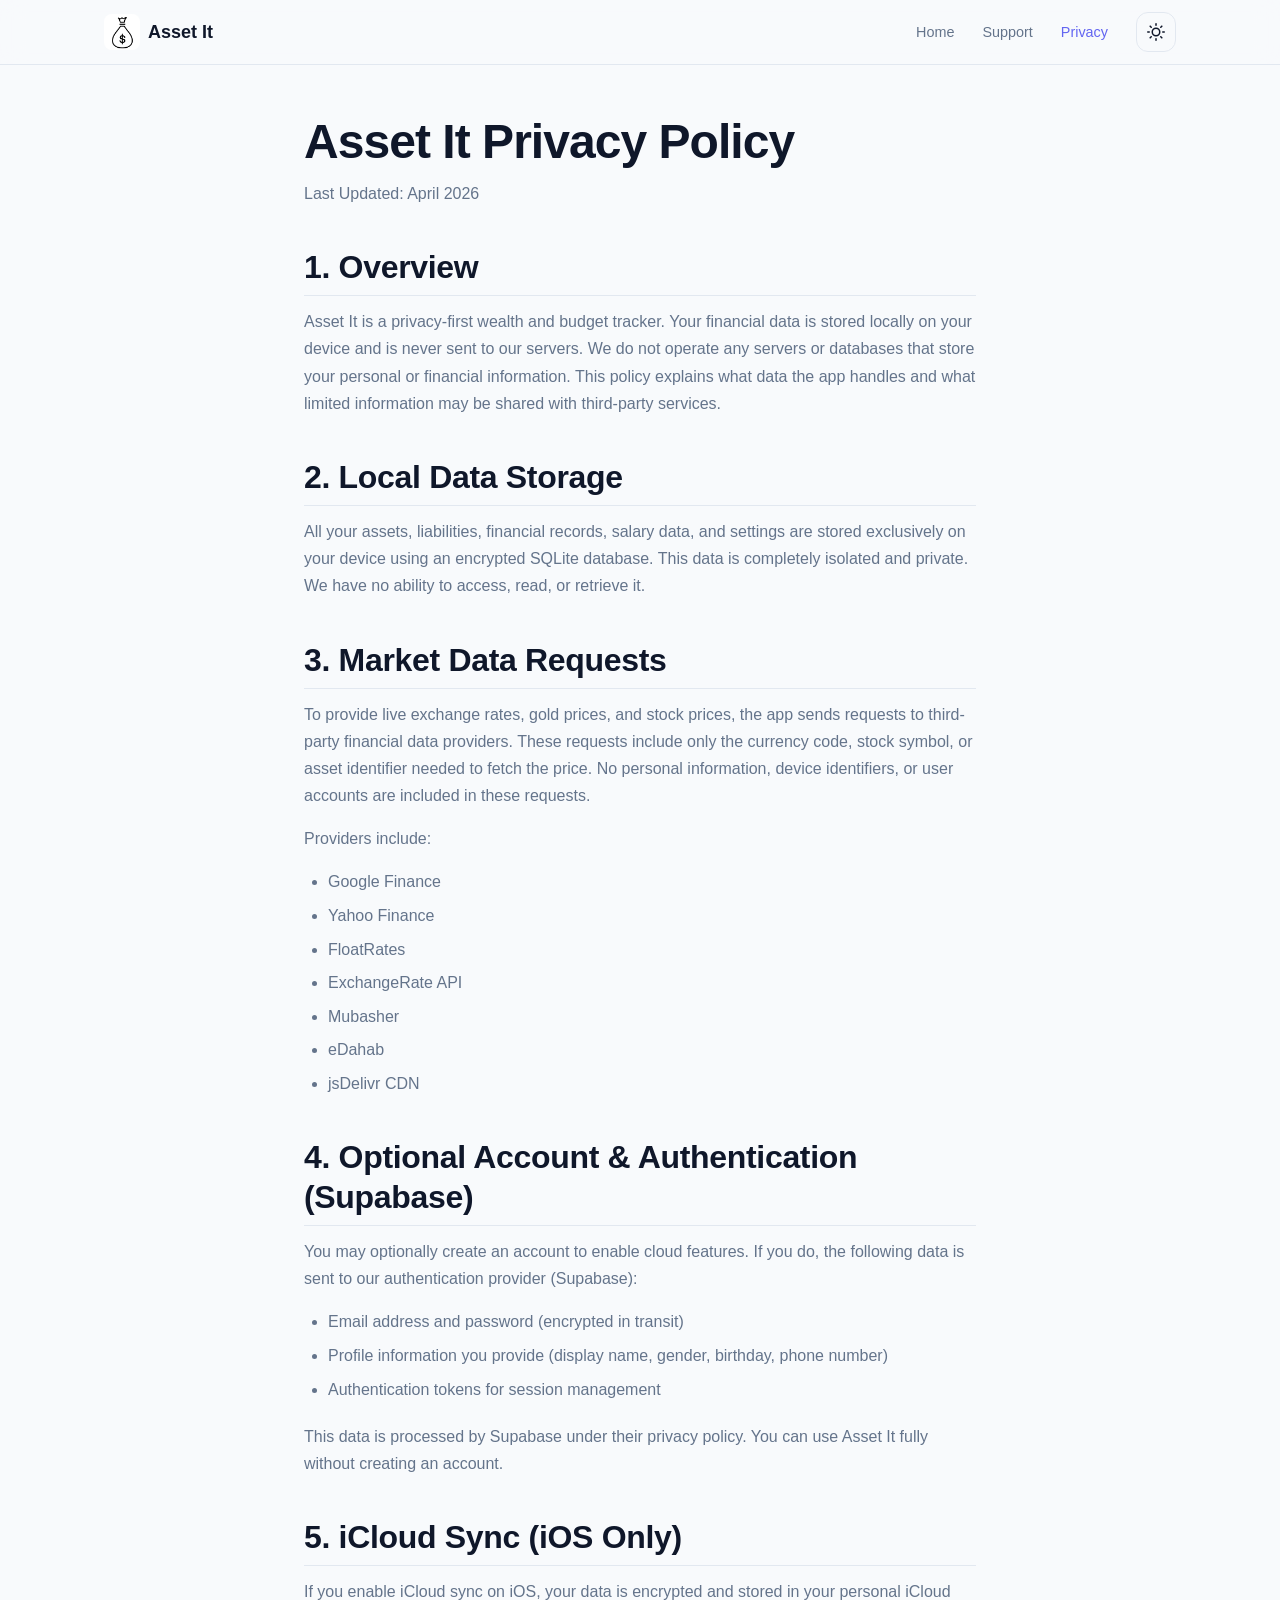
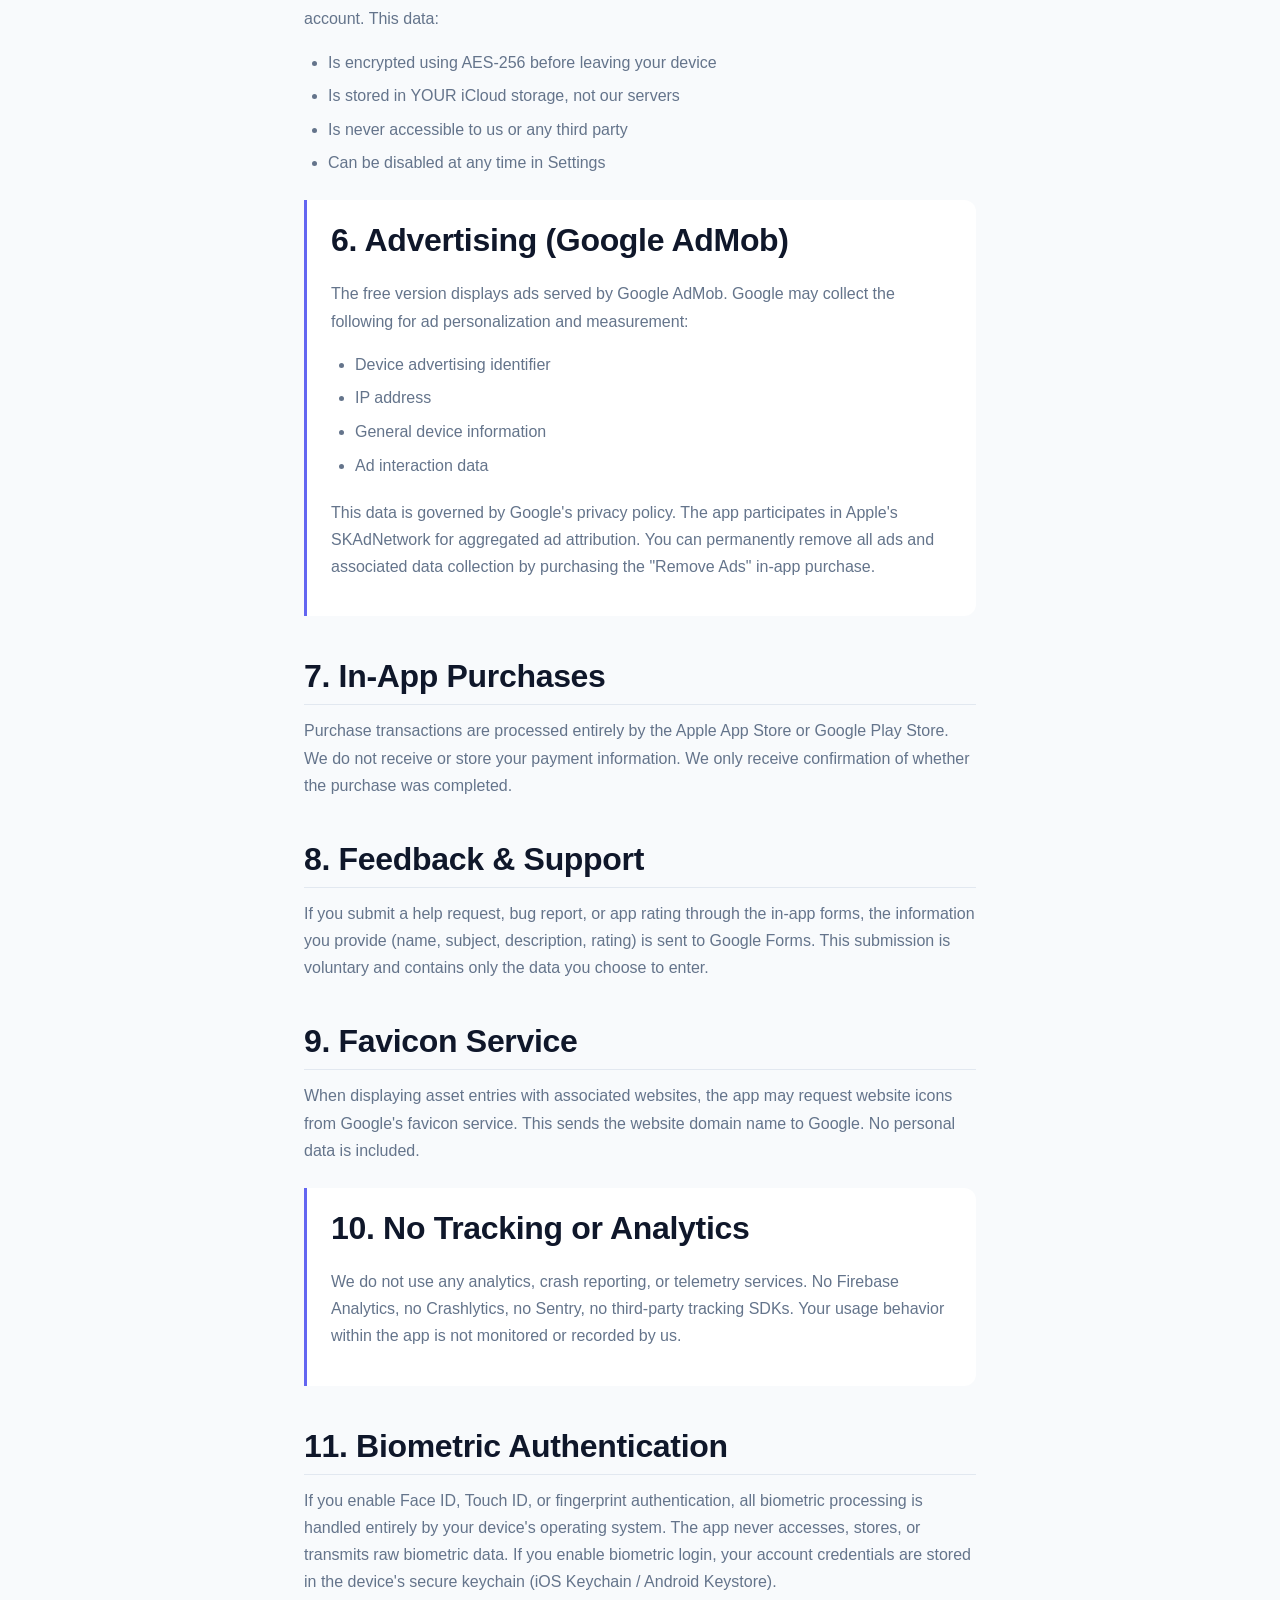
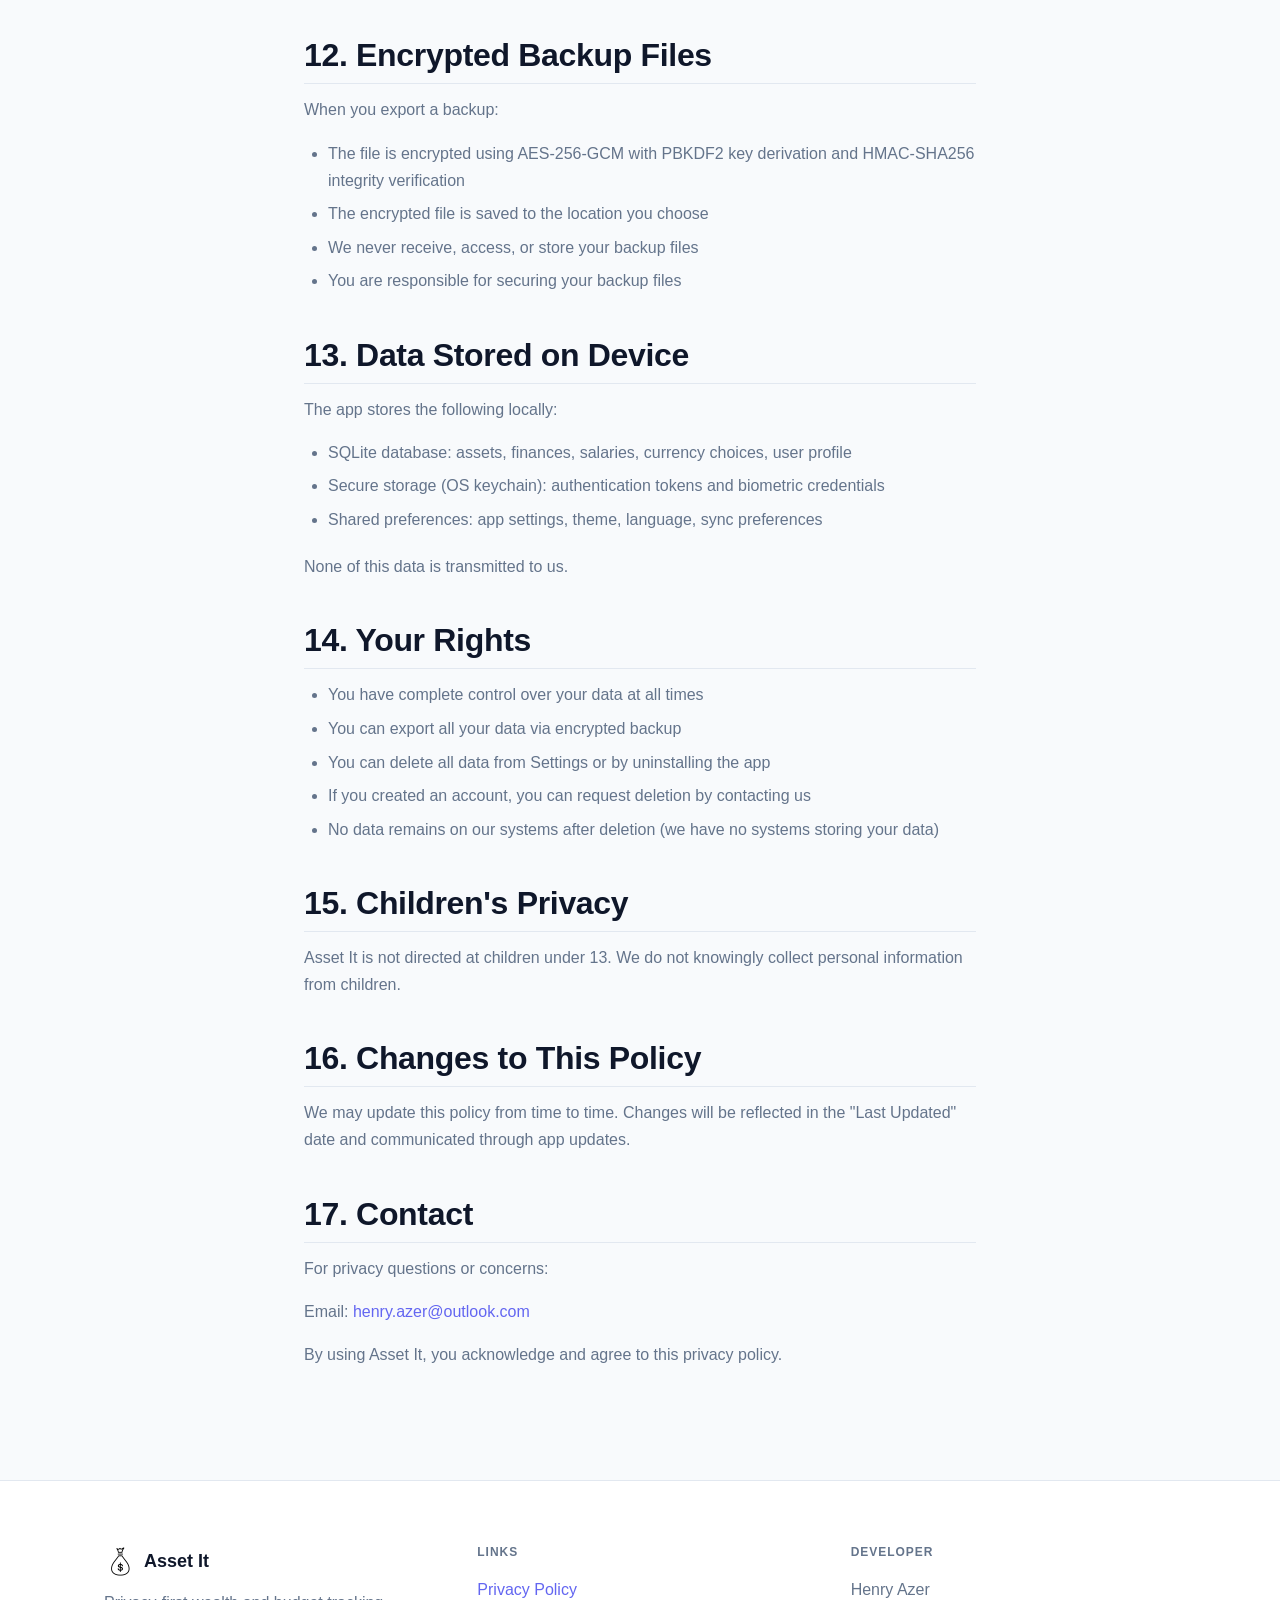
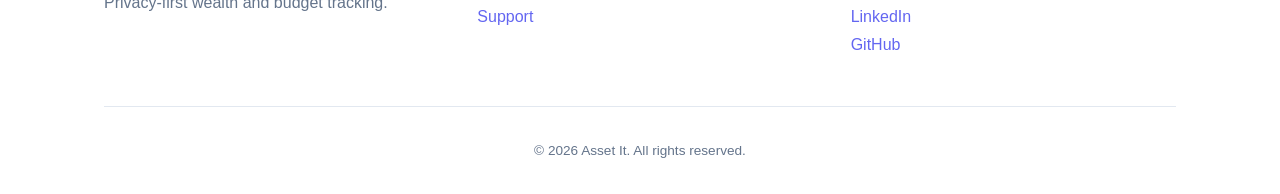
<file: privacy-policy.html>
<!DOCTYPE html>
<html lang="en">
<head>
  <meta charset="UTF-8">
  <meta name="viewport" content="width=device-width, initial-scale=1.0">
  <title>Privacy Policy — Asset It | Private Wealth Tracker</title>
  <link rel="icon" href="assets/favicon.ico" type="image/x-icon">
  <link rel="apple-touch-icon" href="assets/apple-touch-icon.png">
  <link rel="stylesheet" href="css/styles.css">
</head>
<body>

<!-- Nav Bar -->
<nav class="nav">
  <div class="nav__inner">
    <a href="index.html" class="nav__brand">
      <img src="assets/logo-light.png" alt="Asset It" data-logo>
      <span>Asset It</span>
    </a>
    <ul class="nav__links">
      <li><a href="index.html">Home</a></li>
      <li><a href="support.html">Support</a></li>
      <li><a href="privacy-policy.html" style="color: var(--primary);">Privacy</a></li>
      <li>
        <button class="theme-toggle" onclick="toggleTheme()" aria-label="Toggle theme">
          <svg class="icon-sun" xmlns="http://www.w3.org/2000/svg" width="18" height="18" viewBox="0 0 24 24" fill="none" stroke="currentColor" stroke-width="2" stroke-linecap="round" stroke-linejoin="round"><circle cx="12" cy="12" r="5"/><line x1="12" y1="1" x2="12" y2="3"/><line x1="12" y1="21" x2="12" y2="23"/><line x1="4.22" y1="4.22" x2="5.64" y2="5.64"/><line x1="18.36" y1="18.36" x2="19.78" y2="19.78"/><line x1="1" y1="12" x2="3" y2="12"/><line x1="21" y1="12" x2="23" y2="12"/><line x1="4.22" y1="19.78" x2="5.64" y2="18.36"/><line x1="18.36" y1="5.64" x2="19.78" y2="4.22"/></svg>
          <svg class="icon-moon" xmlns="http://www.w3.org/2000/svg" width="18" height="18" viewBox="0 0 24 24" fill="none" stroke="currentColor" stroke-width="2" stroke-linecap="round" stroke-linejoin="round"><path d="M21 12.79A9 9 0 1 1 11.21 3 7 7 0 0 0 21 12.79z"/></svg>
        </button>
      </li>
    </ul>
    <button class="nav__toggle" onclick="toggleMobileNav()" aria-label="Menu">
      <svg xmlns="http://www.w3.org/2000/svg" width="24" height="24" viewBox="0 0 24 24" fill="none" stroke="currentColor" stroke-width="2"><line x1="3" y1="12" x2="21" y2="12"/><line x1="3" y1="6" x2="21" y2="6"/><line x1="3" y1="18" x2="21" y2="18"/></svg>
    </button>
  </div>
</nav>
<div class="nav__mobile-menu">
  <a href="index.html" onclick="closeMobileNav()">Home</a>
  <a href="support.html" onclick="closeMobileNav()">Support</a>
  <a href="privacy-policy.html" onclick="closeMobileNav()">Privacy</a>
</div>

<!-- Main Content -->
<main>
  <section class="section" style="padding-top: 7rem;">
    <div class="container--narrow policy-content">

      <h1 style="margin-bottom: 0.5rem;">Asset It Privacy Policy</h1>
      <p style="color: var(--text-secondary); margin-bottom: 2.5rem;">Last Updated: April 2026</p>

      <!-- Section 1 -->
      <h2>1. Overview</h2>
      <p>Asset It is a privacy-first wealth and budget tracker. Your financial data is stored locally on your device and is never sent to our servers. We do not operate any servers or databases that store your personal or financial information. This policy explains what data the app handles and what limited information may be shared with third-party services.</p>

      <!-- Section 2 -->
      <h2>2. Local Data Storage</h2>
      <p>All your assets, liabilities, financial records, salary data, and settings are stored exclusively on your device using an encrypted SQLite database. This data is completely isolated and private. We have no ability to access, read, or retrieve it.</p>

      <!-- Section 3 -->
      <h2>3. Market Data Requests</h2>
      <p>To provide live exchange rates, gold prices, and stock prices, the app sends requests to third-party financial data providers. These requests include only the currency code, stock symbol, or asset identifier needed to fetch the price. No personal information, device identifiers, or user accounts are included in these requests.</p>
      <p>Providers include:</p>
      <ul>
        <li>Google Finance</li>
        <li>Yahoo Finance</li>
        <li>FloatRates</li>
        <li>ExchangeRate API</li>
        <li>Mubasher</li>
        <li>eDahab</li>
        <li>jsDelivr CDN</li>
      </ul>

      <!-- Section 4 -->
      <h2>4. Optional Account &amp; Authentication (Supabase)</h2>
      <p>You may optionally create an account to enable cloud features. If you do, the following data is sent to our authentication provider (Supabase):</p>
      <ul>
        <li>Email address and password (encrypted in transit)</li>
        <li>Profile information you provide (display name, gender, birthday, phone number)</li>
        <li>Authentication tokens for session management</li>
      </ul>
      <p>This data is processed by Supabase under their privacy policy. You can use Asset It fully without creating an account.</p>

      <!-- Section 5 -->
      <h2>5. iCloud Sync (iOS Only)</h2>
      <p>If you enable iCloud sync on iOS, your data is encrypted and stored in your personal iCloud account. This data:</p>
      <ul>
        <li>Is encrypted using AES-256 before leaving your device</li>
        <li>Is stored in YOUR iCloud storage, not our servers</li>
        <li>Is never accessible to us or any third party</li>
        <li>Can be disabled at any time in Settings</li>
      </ul>

      <!-- Section 6 -->
      <div class="callout">
        <h2>6. Advertising (Google AdMob)</h2>
        <p>The free version displays ads served by Google AdMob. Google may collect the following for ad personalization and measurement:</p>
        <ul>
          <li>Device advertising identifier</li>
          <li>IP address</li>
          <li>General device information</li>
          <li>Ad interaction data</li>
        </ul>
        <p>This data is governed by Google's privacy policy. The app participates in Apple's SKAdNetwork for aggregated ad attribution. You can permanently remove all ads and associated data collection by purchasing the "Remove Ads" in-app purchase.</p>
      </div>

      <!-- Section 7 -->
      <h2>7. In-App Purchases</h2>
      <p>Purchase transactions are processed entirely by the Apple App Store or Google Play Store. We do not receive or store your payment information. We only receive confirmation of whether the purchase was completed.</p>

      <!-- Section 8 -->
      <h2>8. Feedback &amp; Support</h2>
      <p>If you submit a help request, bug report, or app rating through the in-app forms, the information you provide (name, subject, description, rating) is sent to Google Forms. This submission is voluntary and contains only the data you choose to enter.</p>

      <!-- Section 9 -->
      <h2>9. Favicon Service</h2>
      <p>When displaying asset entries with associated websites, the app may request website icons from Google's favicon service. This sends the website domain name to Google. No personal data is included.</p>

      <!-- Section 10 -->
      <div class="callout">
        <h2>10. No Tracking or Analytics</h2>
        <p>We do not use any analytics, crash reporting, or telemetry services. No Firebase Analytics, no Crashlytics, no Sentry, no third-party tracking SDKs. Your usage behavior within the app is not monitored or recorded by us.</p>
      </div>

      <!-- Section 11 -->
      <h2>11. Biometric Authentication</h2>
      <p>If you enable Face ID, Touch ID, or fingerprint authentication, all biometric processing is handled entirely by your device's operating system. The app never accesses, stores, or transmits raw biometric data. If you enable biometric login, your account credentials are stored in the device's secure keychain (iOS Keychain / Android Keystore).</p>

      <!-- Section 12 -->
      <h2>12. Encrypted Backup Files</h2>
      <p>When you export a backup:</p>
      <ul>
        <li>The file is encrypted using AES-256-GCM with PBKDF2 key derivation and HMAC-SHA256 integrity verification</li>
        <li>The encrypted file is saved to the location you choose</li>
        <li>We never receive, access, or store your backup files</li>
        <li>You are responsible for securing your backup files</li>
      </ul>

      <!-- Section 13 -->
      <h2>13. Data Stored on Device</h2>
      <p>The app stores the following locally:</p>
      <ul>
        <li>SQLite database: assets, finances, salaries, currency choices, user profile</li>
        <li>Secure storage (OS keychain): authentication tokens and biometric credentials</li>
        <li>Shared preferences: app settings, theme, language, sync preferences</li>
      </ul>
      <p>None of this data is transmitted to us.</p>

      <!-- Section 14 -->
      <h2>14. Your Rights</h2>
      <ul>
        <li>You have complete control over your data at all times</li>
        <li>You can export all your data via encrypted backup</li>
        <li>You can delete all data from Settings or by uninstalling the app</li>
        <li>If you created an account, you can request deletion by contacting us</li>
        <li>No data remains on our systems after deletion (we have no systems storing your data)</li>
      </ul>

      <!-- Section 15 -->
      <h2>15. Children's Privacy</h2>
      <p>Asset It is not directed at children under 13. We do not knowingly collect personal information from children.</p>

      <!-- Section 16 -->
      <h2>16. Changes to This Policy</h2>
      <p>We may update this policy from time to time. Changes will be reflected in the "Last Updated" date and communicated through app updates.</p>

      <!-- Section 17 -->
      <h2>17. Contact</h2>
      <p>For privacy questions or concerns:</p>
      <p>Email: <a href="mailto:henry.azer@outlook.com">henry.azer@outlook.com</a></p>

      <p>By using Asset It, you acknowledge and agree to this privacy policy.</p>

    </div>
  </section>
</main>

<!-- Footer -->
<footer class="footer">
  <div class="container">
    <div class="footer__grid">
      <div class="footer__col">
        <a href="index.html" class="footer__brand">
          <img src="assets/logo-light.png" alt="Asset It" data-logo>
          <span>Asset It</span>
        </a>
        <p>Privacy-first wealth and budget tracking.</p>
      </div>
      <div class="footer__col">
        <h4>Links</h4>
        <ul>
          <li><a href="privacy-policy.html">Privacy Policy</a></li>
          <li><a href="support.html">Support</a></li>
        </ul>
      </div>
      <div class="footer__col">
        <h4>Developer</h4>
        <p>Henry Azer</p>
        <ul>
          <li><a href="https://linkedin.com/in/henry-azer" target="_blank" rel="noopener">LinkedIn</a></li>
          <li><a href="https://github.com/henry-azer" target="_blank" rel="noopener">GitHub</a></li>
        </ul>
      </div>
    </div>
    <div class="footer__bottom">
      <p>&copy; 2026 Asset It. All rights reserved.</p>
    </div>
  </div>
</footer>

<script src="js/main.js"></script>
</body>
</html>
</file>
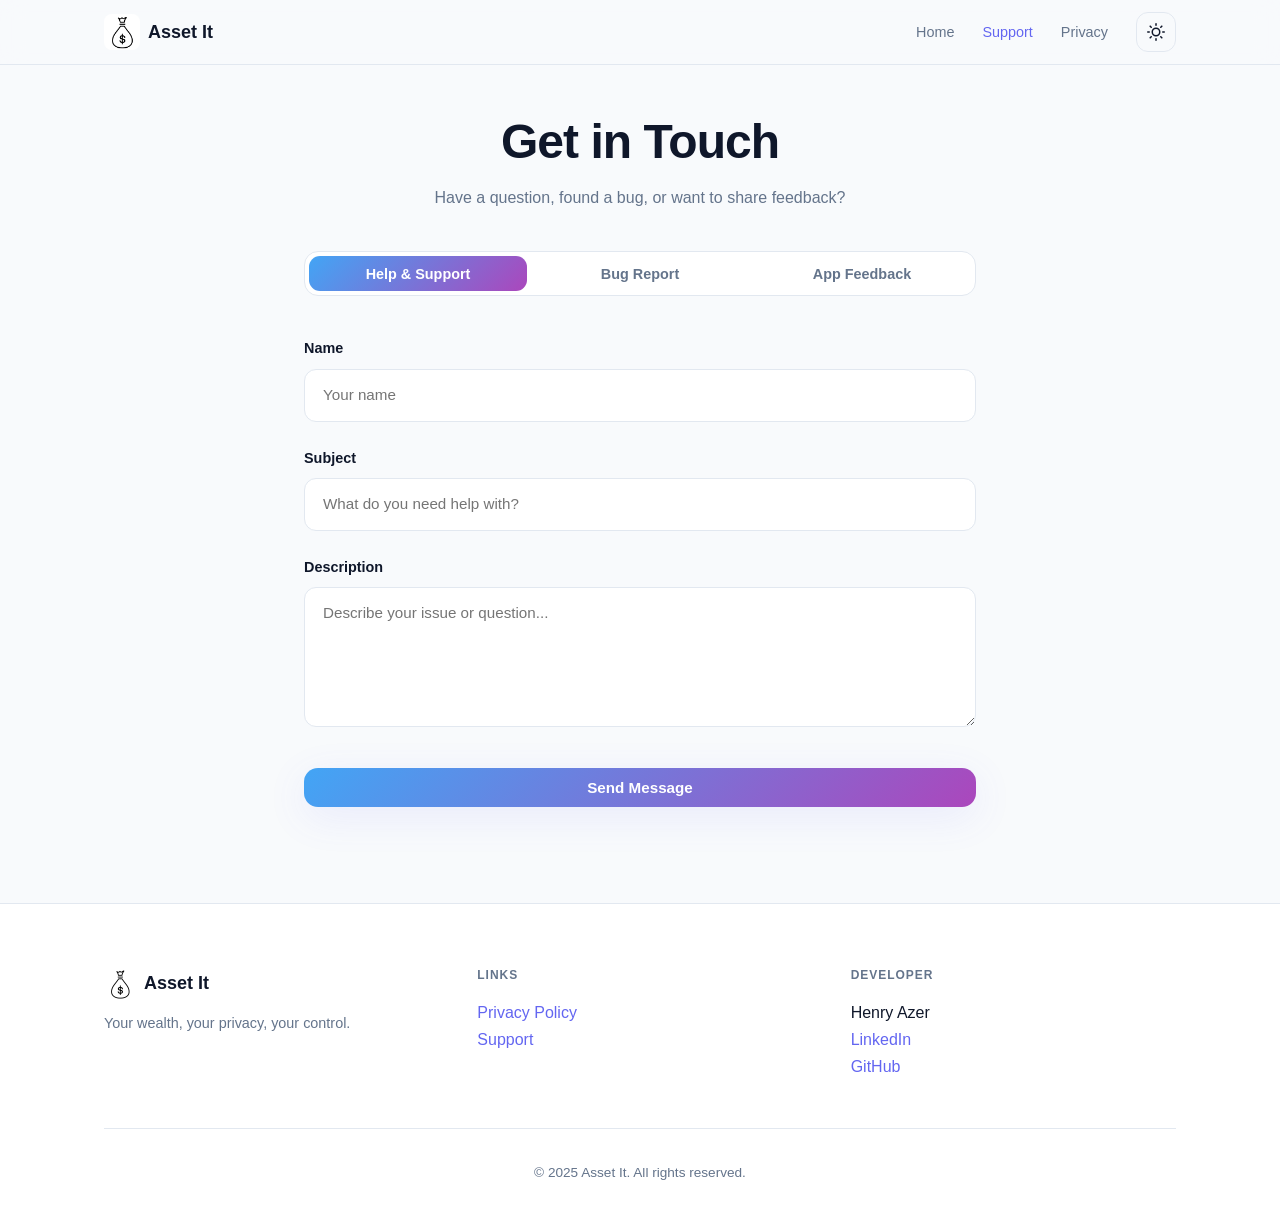
<file: support.html>
<!DOCTYPE html>
<html lang="en">
<head>
  <meta charset="UTF-8">
  <meta name="viewport" content="width=device-width, initial-scale=1.0">
  <title>Support — Asset It | Private Wealth Tracker</title>
  <link rel="icon" href="assets/favicon.ico" type="image/x-icon">
  <link rel="apple-touch-icon" href="assets/apple-touch-icon.png">
  <link rel="stylesheet" href="css/styles.css">
</head>
<body>

<!-- Nav Bar -->
<nav class="nav">
  <div class="nav__inner">
    <a href="index.html" class="nav__brand">
      <img src="assets/logo-light.png" alt="Asset It" data-logo>
      <span>Asset It</span>
    </a>
    <ul class="nav__links">
      <li><a href="index.html">Home</a></li>
      <li><a href="support.html" style="color: var(--primary);">Support</a></li>
      <li><a href="privacy-policy.html">Privacy</a></li>
      <li>
        <button class="theme-toggle" onclick="toggleTheme()" aria-label="Toggle theme">
          <svg class="icon-sun" xmlns="http://www.w3.org/2000/svg" width="18" height="18" viewBox="0 0 24 24" fill="none" stroke="currentColor" stroke-width="2" stroke-linecap="round" stroke-linejoin="round"><circle cx="12" cy="12" r="5"/><line x1="12" y1="1" x2="12" y2="3"/><line x1="12" y1="21" x2="12" y2="23"/><line x1="4.22" y1="4.22" x2="5.64" y2="5.64"/><line x1="18.36" y1="18.36" x2="19.78" y2="19.78"/><line x1="1" y1="12" x2="3" y2="12"/><line x1="21" y1="12" x2="23" y2="12"/><line x1="4.22" y1="19.78" x2="5.64" y2="18.36"/><line x1="18.36" y1="5.64" x2="19.78" y2="4.22"/></svg>
          <svg class="icon-moon" xmlns="http://www.w3.org/2000/svg" width="18" height="18" viewBox="0 0 24 24" fill="none" stroke="currentColor" stroke-width="2" stroke-linecap="round" stroke-linejoin="round"><path d="M21 12.79A9 9 0 1 1 11.21 3 7 7 0 0 0 21 12.79z"/></svg>
        </button>
      </li>
    </ul>
    <button class="nav__toggle" onclick="toggleMobileNav()" aria-label="Menu">
      <svg xmlns="http://www.w3.org/2000/svg" width="24" height="24" viewBox="0 0 24 24" fill="none" stroke="currentColor" stroke-width="2"><line x1="3" y1="12" x2="21" y2="12"/><line x1="3" y1="6" x2="21" y2="6"/><line x1="3" y1="18" x2="21" y2="18"/></svg>
    </button>
  </div>
</nav>
<div class="nav__mobile-menu">
  <a href="index.html" onclick="closeMobileNav()">Home</a>
  <a href="support.html" onclick="closeMobileNav()">Support</a>
  <a href="privacy-policy.html" onclick="closeMobileNav()">Privacy</a>
</div>

<!-- Main Content -->
<main>
  <section class="section" style="padding-top: 7rem;">
    <div class="container--narrow">
      <div class="support-header">
        <h1>Get in Touch</h1>
        <p>Have a question, found a bug, or want to share feedback?</p>
      </div>

      <!-- Type Selector Pills -->
      <div class="pills">
        <button class="pill active" data-type="help">Help &amp; Support</button>
        <button class="pill" data-type="bug">Bug Report</button>
        <button class="pill" data-type="feedback">App Feedback</button>
      </div>

      <!-- Support Form -->
      <form class="support-form" id="support-form">

        <!-- Help Section (visible by default) -->
        <div class="form-section" data-section="help">
          <div class="form-group">
            <label for="help-name">Name</label>
            <input type="text" id="help-name" data-field="name" placeholder="Your name" required>
            <p class="error-msg">Please enter your name</p>
          </div>
          <div class="form-group">
            <label for="help-subject">Subject</label>
            <input type="text" id="help-subject" data-field="subject" placeholder="What do you need help with?" required>
            <p class="error-msg">Please enter a subject</p>
          </div>
          <div class="form-group">
            <label for="help-desc">Description</label>
            <textarea id="help-desc" data-field="description" placeholder="Describe your issue or question..." required></textarea>
            <p class="error-msg">Please enter a description</p>
          </div>
        </div>

        <!-- Bug Section (hidden) -->
        <div class="form-section" data-section="bug" style="display: none;">
          <div class="form-group">
            <label for="bug-name">Name</label>
            <input type="text" id="bug-name" data-field="name" placeholder="Your name" required>
            <p class="error-msg">Please enter your name</p>
          </div>
          <div class="form-group">
            <label for="bug-subject">Subject</label>
            <input type="text" id="bug-subject" data-field="subject" placeholder="Brief description of the bug" required>
            <p class="error-msg">Please enter a subject</p>
          </div>
          <div class="form-group">
            <label for="bug-desc">Description</label>
            <textarea id="bug-desc" data-field="description" placeholder="Steps to reproduce, expected vs actual behavior..." required></textarea>
            <p class="error-msg">Please enter a description</p>
          </div>
        </div>

        <!-- Feedback Section (hidden) -->
        <div class="form-section" data-section="feedback" style="display: none;">
          <div class="form-group">
            <label for="fb-name">Name</label>
            <input type="text" id="fb-name" data-field="name" placeholder="Your name" required>
            <p class="error-msg">Please enter your name</p>
          </div>
          <div class="form-group">
            <label>Rating</label>
            <div class="star-rating">
              <input type="radio" id="star5" name="rating" value="5"><label for="star5">&#9733;</label>
              <input type="radio" id="star4" name="rating" value="4"><label for="star4">&#9733;</label>
              <input type="radio" id="star3" name="rating" value="3"><label for="star3">&#9733;</label>
              <input type="radio" id="star2" name="rating" value="2"><label for="star2">&#9733;</label>
              <input type="radio" id="star1" name="rating" value="1"><label for="star1">&#9733;</label>
            </div>
            <p class="error-msg">Please select a rating</p>
          </div>
          <div class="form-group">
            <label for="fb-desc">Description</label>
            <textarea id="fb-desc" data-field="description" placeholder="Tell us what you think..." required></textarea>
            <p class="error-msg">Please enter a description</p>
          </div>
        </div>

        <button type="submit" class="btn btn--primary" style="width: 100%; margin-top: 0.5rem;">Send Message</button>
      </form>
    </div>
  </section>
</main>

<!-- Footer -->
<footer class="footer">
  <div class="container">
    <div class="footer__grid">
      <div class="footer__col">
        <a href="index.html" class="footer__brand">
          <img src="assets/logo-light.png" alt="Asset It" data-logo>
          <span>Asset It</span>
        </a>
        <p class="footer__tagline">Your wealth, your privacy, your control.</p>
      </div>
      <div class="footer__col">
        <h4>Links</h4>
        <ul>
          <li><a href="privacy-policy.html">Privacy Policy</a></li>
          <li><a href="support.html">Support</a></li>
        </ul>
      </div>
      <div class="footer__col">
        <h4>Developer</h4>
        <ul>
          <li><span>Henry Azer</span></li>
          <li><a href="https://www.linkedin.com/in/henryazer/" target="_blank" rel="noopener">LinkedIn</a></li>
          <li><a href="https://github.com/henry-azer" target="_blank" rel="noopener">GitHub</a></li>
        </ul>
      </div>
    </div>
    <div class="footer__bottom">
      <p>&copy; 2025 Asset It. All rights reserved.</p>
    </div>
  </div>
</footer>

<script src="js/main.js"></script>
</body>
</html>
</file>
<file: css/styles.css>
/* ============================================================
   Asset-It Design System
   Shared CSS for GitHub Pages site
   ============================================================ */

/* ----------------------------------------------------------
   1. Design Tokens (Light Mode)
   ---------------------------------------------------------- */
:root {
  --primary: #6366F1;
  --secondary: #8B5CF6;
  --bg: #F8FAFC;
  --surface: #FFFFFF;
  --text-primary: #0F172A;
  --text-secondary: #64748B;
  --border: #E2E8F0;
  --gradient-start: #42A5F5;
  --gradient-end: #AB47BC;
  --nav-bg: rgba(248, 250, 252, 0.85);
  --shadow: 0 1px 3px rgba(0, 0, 0, 0.08);
  --shadow-lg: 0 10px 40px rgba(99, 102, 241, 0.1);
}

/* Dark Mode */
[data-theme="dark"] {
  --primary: #818CF8;
  --secondary: #A78BFA;
  --bg: #0F172A;
  --surface: #1E293B;
  --text-primary: #F8FAFC;
  --text-secondary: #94A3B8;
  --border: #334155;
  --nav-bg: rgba(15, 23, 42, 0.85);
  --shadow: 0 1px 3px rgba(0, 0, 0, 0.3);
  --shadow-lg: 0 10px 40px rgba(129, 140, 248, 0.1);
}

/* ----------------------------------------------------------
   2. Reset & Base
   ---------------------------------------------------------- */
*,
*::before,
*::after {
  box-sizing: border-box;
  margin: 0;
  padding: 0;
}

html {
  scroll-behavior: smooth;
  scroll-padding-top: 80px;
}

body {
  font-family: -apple-system, BlinkMacSystemFont, "Segoe UI", Roboto,
    Oxygen-Sans, Ubuntu, Cantarell, "Helvetica Neue", sans-serif;
  font-size: 1rem;
  line-height: 1.7;
  color: var(--text-primary);
  background-color: var(--bg);
  -webkit-font-smoothing: antialiased;
  -moz-osx-font-smoothing: grayscale;
}

img {
  max-width: 100%;
  display: block;
}

ul,
ol {
  list-style: none;
}

a {
  color: var(--primary);
  text-decoration: none;
  transition: color 0.2s ease;
}

a:hover {
  color: var(--secondary);
}

/* ----------------------------------------------------------
   3. Typography
   ---------------------------------------------------------- */
h1,
h2,
h3,
h4,
h5,
h6 {
  color: var(--text-primary);
  line-height: 1.25;
}

h1 {
  font-size: 3rem;
  font-weight: 700;
  letter-spacing: -0.02em;
}

h2 {
  font-size: 2rem;
  font-weight: 700;
  letter-spacing: -0.01em;
}

h3 {
  font-size: 1.15rem;
  font-weight: 600;
}

p {
  color: var(--text-secondary);
}

/* ----------------------------------------------------------
   4. Layout
   ---------------------------------------------------------- */
.container {
  width: 100%;
  max-width: 1120px;
  margin: 0 auto;
  padding: 0 1.5rem;
}

.container--narrow {
  width: 100%;
  max-width: 720px;
  margin: 0 auto;
  padding: 0 1.5rem;
}

.section {
  padding: 6rem 0;
}

.section__header {
  text-align: center;
  max-width: 640px;
  margin: 0 auto 3rem;
}
.section__header p {
  margin-top: 0.75rem;
  font-size: 1.1rem;
}

/* ----------------------------------------------------------
   5. Navigation Bar
   ---------------------------------------------------------- */
.nav {
  position: fixed;
  top: 0;
  left: 0;
  right: 0;
  z-index: 1000;
  background-color: var(--nav-bg);
  backdrop-filter: blur(12px);
  -webkit-backdrop-filter: blur(12px);
  border-bottom: 1px solid var(--border);
  transition: background-color 0.3s ease;
}

.nav__inner {
  display: flex;
  align-items: center;
  justify-content: space-between;
  height: 64px;
  max-width: 1120px;
  margin: 0 auto;
  padding: 0 1.5rem;
}

.nav__brand {
  display: flex;
  align-items: center;
  gap: 0.5rem;
  text-decoration: none;
  color: var(--text-primary);
  font-weight: 700;
  font-size: 1.125rem;
}

.nav__brand img {
  width: 36px;
  height: 36px;
  border-radius: 8px;
}

.nav__links {
  display: flex;
  align-items: center;
  gap: 1.75rem;
}

.nav__links a {
  color: var(--text-secondary);
  font-size: 0.9rem;
  font-weight: 500;
  transition: color 0.2s ease;
}

.nav__links a:hover {
  color: var(--primary);
}

.nav__toggle {
  display: none;
  background: none;
  border: none;
  cursor: pointer;
  padding: 0.5rem;
  color: var(--text-primary);
}

.nav__toggle svg {
  width: 24px;
  height: 24px;
}

/* Theme Toggle */
.theme-toggle {
  display: flex;
  align-items: center;
  justify-content: center;
  width: 40px;
  height: 40px;
  border: 1px solid var(--border);
  border-radius: 12px;
  background: transparent;
  color: var(--text-primary);
  cursor: pointer;
  transition: border-color 0.2s ease, background-color 0.2s ease;
}

.theme-toggle:hover {
  border-color: var(--primary);
  background-color: var(--surface);
}

.theme-toggle .icon-sun {
  display: block;
}

.theme-toggle .icon-moon {
  display: none;
}

[data-theme="dark"] .theme-toggle .icon-sun {
  display: none;
}

[data-theme="dark"] .theme-toggle .icon-moon {
  display: block;
}

/* ----------------------------------------------------------
   6. Mobile Navigation
   ---------------------------------------------------------- */
.nav__mobile-menu {
  position: fixed;
  inset: 0;
  z-index: 999;
  background-color: var(--bg);
  display: flex;
  flex-direction: column;
  align-items: center;
  justify-content: center;
  gap: 2rem;
  opacity: 0;
  visibility: hidden;
  transition: opacity 0.3s ease, visibility 0.3s ease;
}

.nav__mobile-menu.active {
  opacity: 1;
  visibility: visible;
}

.nav__mobile-menu a {
  font-size: 1.5rem;
  font-weight: 600;
  color: var(--text-primary);
}

.nav__mobile-menu a:hover {
  color: var(--primary);
}

body.nav-open {
  overflow: hidden;
}

/* ----------------------------------------------------------
   7. Buttons
   ---------------------------------------------------------- */
.btn {
  display: inline-flex;
  align-items: center;
  justify-content: center;
  gap: 0.5rem;
  padding: 0.75rem 1.75rem;
  border-radius: 14px;
  font-size: 0.95rem;
  font-weight: 600;
  line-height: 1;
  cursor: pointer;
  border: none;
  text-decoration: none;
  transition: transform 0.2s ease, box-shadow 0.2s ease, opacity 0.2s ease;
}

.btn:hover {
  transform: translateY(-1px);
}

.btn:active {
  transform: translateY(0);
}

.btn--primary {
  background: linear-gradient(135deg, var(--gradient-start), var(--gradient-end));
  color: #ffffff;
  box-shadow: var(--shadow-lg);
}

.btn--primary:hover {
  color: #ffffff;
  box-shadow: 0 12px 44px rgba(99, 102, 241, 0.18);
}

.btn--outline {
  background: transparent;
  color: var(--primary);
  border: 2px solid var(--primary);
}

.btn--outline:hover {
  background-color: var(--primary);
  color: #ffffff;
}

/* ----------------------------------------------------------
   8. Cards
   ---------------------------------------------------------- */
.card {
  background-color: var(--surface);
  border: 1px solid var(--border);
  border-radius: 16px;
  padding: 1.75rem;
  box-shadow: var(--shadow);
  transition: transform 0.25s ease, box-shadow 0.25s ease;
}

.card:hover {
  transform: translateY(-4px);
  box-shadow: var(--shadow-lg);
}

/* ----------------------------------------------------------
   9. Callout
   ---------------------------------------------------------- */
.callout {
  background-color: var(--surface);
  border-left: 3px solid var(--primary);
  border-radius: 0 12px 12px 0;
  padding: 1.25rem 1.5rem;
}

/* ----------------------------------------------------------
   10. Footer
   ---------------------------------------------------------- */
.footer {
  background-color: var(--surface);
  border-top: 1px solid var(--border);
  padding: 4rem 0 2rem;
}

.footer__grid {
  display: grid;
  grid-template-columns: repeat(3, 1fr);
  gap: 3rem;
}

.footer__brand {
  display: flex;
  align-items: center;
  gap: 0.5rem;
  font-weight: 700;
  font-size: 1.125rem;
  color: var(--text-primary);
  margin-bottom: 0.75rem;
}

.footer__brand img {
  width: 32px;
  height: 32px;
  border-radius: 8px;
}

.footer__tagline {
  color: var(--text-secondary);
  font-size: 0.9rem;
  line-height: 1.6;
}

.footer h4 {
  font-size: 0.75rem;
  font-weight: 700;
  letter-spacing: 0.08em;
  text-transform: uppercase;
  color: var(--text-secondary);
  margin-bottom: 1rem;
}

.footer__links {
  display: flex;
  flex-direction: column;
  gap: 0.75rem;
}

.footer__links a {
  color: var(--text-secondary);
  font-size: 0.9rem;
  transition: color 0.2s ease;
}

.footer__links a:hover {
  color: var(--primary);
}

.footer__bottom {
  text-align: center;
  padding-top: 2rem;
  margin-top: 3rem;
  border-top: 1px solid var(--border);
  color: var(--text-secondary);
  font-size: 0.85rem;
}

/* ----------------------------------------------------------
   11. Phone Mockup
   ---------------------------------------------------------- */
.phone-frame {
  position: relative;
  width: 260px;
  height: 520px;
  border-radius: 32px;
  border: 4px solid #000000;
  background-color: #000000;
  overflow: hidden;
  box-shadow: 0 20px 60px rgba(0, 0, 0, 0.25);
  flex-shrink: 0;
}

.phone-frame::before {
  content: "";
  position: absolute;
  top: 0;
  left: 50%;
  transform: translateX(-50%);
  width: 100px;
  height: 24px;
  background-color: #000000;
  border-radius: 0 0 16px 16px;
  z-index: 2;
}

.phone-frame img {
  width: 100%;
  height: 100%;
  object-fit: cover;
}

/* ----------------------------------------------------------
   12. Carousel
   ---------------------------------------------------------- */
.carousel {
  overflow: hidden;
  position: relative;
}

.carousel__track {
  display: flex;
  transition: transform 0.5s ease;
}

.carousel__slide {
  flex: 0 0 100%;
  display: flex;
  align-items: center;
  justify-content: center;
}

.carousel__dots {
  display: flex;
  align-items: center;
  justify-content: center;
  gap: 0.5rem;
  margin-top: 1.5rem;
}

.carousel__dot {
  width: 10px;
  height: 10px;
  border-radius: 999px;
  background-color: var(--border);
  border: none;
  cursor: pointer;
  transition: width 0.3s ease, background-color 0.3s ease;
}

.carousel__dot.active {
  width: 24px;
  background-color: var(--primary);
}

/* ----------------------------------------------------------
   13. Form Elements
   ---------------------------------------------------------- */
.form-group {
  margin-bottom: 1.5rem;
}

.form-group label {
  display: block;
  font-weight: 600;
  font-size: 0.9rem;
  margin-bottom: 0.5rem;
  color: var(--text-primary);
}

.form-group input,
.form-group textarea {
  width: 100%;
  padding: 0.875rem 1.125rem;
  border: 1px solid var(--border);
  border-radius: 12px;
  background-color: var(--surface);
  color: var(--text-primary);
  font-family: inherit;
  font-size: 0.95rem;
  line-height: 1.5;
  transition: border-color 0.2s ease, box-shadow 0.2s ease;
}

.form-group input:focus,
.form-group textarea:focus {
  outline: none;
  border-color: var(--primary);
  box-shadow: 0 0 0 3px rgba(99, 102, 241, 0.15);
}

.form-group textarea {
  min-height: 140px;
  resize: vertical;
}

.error-msg {
  display: none;
  color: #EF4444;
  font-size: 0.8rem;
  margin-top: 0.35rem;
}

.form-group.has-error input,
.form-group.has-error textarea {
  border-color: #EF4444;
}

.form-group.has-error .error-msg {
  display: block;
}

/* ----------------------------------------------------------
   14. Pills
   ---------------------------------------------------------- */
.pills {
  display: flex;
  background-color: var(--surface);
  border: 1px solid var(--border);
  border-radius: 14px;
  padding: 4px;
  gap: 4px;
}

.pill {
  flex: 1;
  padding: 0.6rem 1rem;
  border: none;
  border-radius: 11px;
  background: transparent;
  color: var(--text-secondary);
  font-family: inherit;
  font-size: 0.9rem;
  font-weight: 600;
  cursor: pointer;
  text-align: center;
  transition: background 0.2s ease, color 0.2s ease;
}

.pill:hover {
  color: var(--text-primary);
}

.pill.active {
  background: linear-gradient(135deg, var(--gradient-start), var(--gradient-end));
  color: #ffffff;
}

/* ----------------------------------------------------------
   15. Star Rating
   ---------------------------------------------------------- */
.star-rating {
  display: flex;
  direction: rtl;
  gap: 0.15rem;
}

.star-rating input {
  display: none;
}

.star-rating label {
  font-size: 2rem;
  color: var(--border);
  cursor: pointer;
  transition: color 0.15s ease;
}

.star-rating label::before {
  content: "\2605";
}

.star-rating input:checked ~ label,
.star-rating label:hover,
.star-rating label:hover ~ label {
  color: #FBBF24;
}

/* ----------------------------------------------------------
   16. Toast
   ---------------------------------------------------------- */
.toast {
  position: fixed;
  bottom: 2rem;
  left: 50%;
  transform: translateX(-50%) translateY(120%);
  background-color: #22C55E;
  color: #ffffff;
  padding: 0.85rem 1.75rem;
  border-radius: 14px;
  font-weight: 600;
  font-size: 0.9rem;
  box-shadow: 0 8px 30px rgba(34, 197, 94, 0.3);
  opacity: 0;
  visibility: hidden;
  transition: transform 0.35s ease, opacity 0.35s ease, visibility 0.35s ease;
  z-index: 2000;
  white-space: nowrap;
}

.toast.show {
  transform: translateX(-50%) translateY(0);
  opacity: 1;
  visibility: visible;
}

/* ----------------------------------------------------------
   17. Scroll Animations
   ---------------------------------------------------------- */
.fade-in {
  opacity: 0;
  transform: translateY(20px);
  transition: opacity 0.6s ease, transform 0.6s ease;
}

.fade-in.visible {
  opacity: 1;
  transform: translateY(0);
}

@media (prefers-reduced-motion: reduce) {
  .fade-in {
    opacity: 1;
    transform: none;
    transition: none;
  }
}

/* ----------------------------------------------------------
   18. Store Badges
   ---------------------------------------------------------- */
.store-badges {
  display: flex;
  align-items: center;
  gap: 1rem;
  flex-wrap: wrap;
}

.store-badges img {
  height: 48px;
  width: auto;
}

/* ----------------------------------------------------------
   19. Hero Background Mesh
   ---------------------------------------------------------- */
.hero-bg {
  position: relative;
  overflow: hidden;
  background: linear-gradient(135deg, rgba(99,102,241,0.05) 0%, rgba(139,92,246,0.08) 50%, rgba(66,165,245,0.05) 100%);
}
.hero-bg::before {
  content: '';
  position: absolute;
  top: -50%;
  left: -50%;
  width: 200%;
  height: 200%;
  background: radial-gradient(circle at 30% 40%, rgba(99,102,241,0.12) 0%, transparent 50%),
              radial-gradient(circle at 70% 60%, rgba(139,92,246,0.08) 0%, transparent 50%);
  animation: meshFloat 20s ease-in-out infinite;
  z-index: 0;
}
@keyframes meshFloat {
  0%, 100% { transform: translate(0, 0) rotate(0deg); }
  33% { transform: translate(2%, -2%) rotate(1deg); }
  66% { transform: translate(-1%, 1%) rotate(-1deg); }
}
.hero-bg > * { position: relative; z-index: 1; }

/* ----------------------------------------------------------
   20. Feature Card Enhancements
   ---------------------------------------------------------- */
.features-grid .card {
  padding: 2.25rem 1.75rem;
}
.features-grid .card .icon-wrap {
  width: 64px;
  height: 64px;
  border-radius: 16px;
  background: linear-gradient(135deg, rgba(99,102,241,0.1), rgba(139,92,246,0.1));
  display: inline-flex;
  align-items: center;
  justify-content: center;
  margin-bottom: 1.25rem;
}
[data-theme="dark"] .features-grid .card .icon-wrap {
  background: linear-gradient(135deg, rgba(129,140,248,0.15), rgba(167,139,250,0.15));
}
.features-grid .card svg {
  width: 32px;
  height: 32px;
}

/* ----------------------------------------------------------
   21. Dark Mode Phone Glow
   ---------------------------------------------------------- */
[data-theme="dark"] .phone-frame {
  box-shadow: 0 20px 60px rgba(0,0,0,0.4), 0 0 40px rgba(99,102,241,0.15);
}

/* ----------------------------------------------------------
   22. Carousel Slide Spacing
   ---------------------------------------------------------- */
.carousel__slide {
  gap: 2rem;
  padding: 1rem 0;
}

/* ----------------------------------------------------------
   23. CTA Section Enhancements
   ---------------------------------------------------------- */
.cta-section {
  position: relative;
  overflow: hidden;
}
.cta-section::before {
  content: '';
  position: absolute;
  top: -50%;
  right: -20%;
  width: 500px;
  height: 500px;
  border-radius: 50%;
  background: rgba(255,255,255,0.05);
}
.cta-section::after {
  content: '';
  position: absolute;
  bottom: -30%;
  left: -10%;
  width: 400px;
  height: 400px;
  border-radius: 50%;
  background: rgba(255,255,255,0.03);
}
.cta-section > * { position: relative; z-index: 1; }
.cta-section h2 { font-size: 2.25rem; margin-bottom: 1rem; }
.cta-section p { font-size: 1.15rem; }

/* ----------------------------------------------------------
   24. Nav Active Indicator
   ---------------------------------------------------------- */
.nav__links a.active {
  color: var(--primary);
}

/* ----------------------------------------------------------
   25. Privacy Policy Content Spacing
   ---------------------------------------------------------- */
.policy-content h2 {
  margin-top: 2.5rem;
  margin-bottom: 0.75rem;
  padding-bottom: 0.5rem;
  border-bottom: 1px solid var(--border);
}
.policy-content p {
  margin-bottom: 1rem;
}
.policy-content ul {
  margin: 0.75rem 0 1.25rem 1.5rem;
  list-style: disc;
}
.policy-content li {
  margin-bottom: 0.4rem;
  color: var(--text-secondary);
}
.policy-content .callout {
  margin: 1.5rem 0;
}
.policy-content .callout h2 {
  margin-top: 0;
  border-bottom: none;
}

/* ----------------------------------------------------------
   26. Support Form Spacing
   ---------------------------------------------------------- */
.support-header {
  text-align: center;
  margin-bottom: 2.5rem;
}
.support-header h1 { margin-bottom: 0.75rem; }
.pills {
  margin-bottom: 2.5rem;
}

/* ----------------------------------------------------------
   27. Smooth Theme Transitions
   ---------------------------------------------------------- */
body, .nav, .card, .footer, .callout, .pills, .pill,
.form-group input, .form-group textarea, .phone-frame {
  transition: background-color 0.3s ease, border-color 0.3s ease, color 0.3s ease, box-shadow 0.3s ease;
}

/* ----------------------------------------------------------
   28. Content Link Hover Effects
   ---------------------------------------------------------- */
.policy-content a, .footer__links a {
  text-decoration: none;
  border-bottom: 1px solid transparent;
  transition: color 0.2s, border-color 0.2s;
}
.policy-content a:hover, .footer__links a:hover {
  border-bottom-color: var(--primary);
}

/* ----------------------------------------------------------
   Responsive — Tablet (max-width: 1024px)
   ---------------------------------------------------------- */
@media (max-width: 1024px) {
  h1 {
    font-size: 2.25rem;
  }

  h2 {
    font-size: 1.625rem;
  }

  .section {
    padding: 3.5rem 0;
  }

  .footer__grid {
    grid-template-columns: repeat(2, 1fr);
  }
}

/* ----------------------------------------------------------
   20. Responsive — Mobile (max-width: 768px)
   ---------------------------------------------------------- */
@media (max-width: 768px) {
  h1 {
    font-size: 1.875rem;
  }

  h2 {
    font-size: 1.375rem;
  }

  .section {
    padding: 2.5rem 0;
  }

  /* Nav: show toggle, hide desktop links */
  .nav__toggle {
    display: flex;
  }

  .nav__links {
    display: none;
  }

  /* Single column layouts */
  .footer__grid {
    grid-template-columns: 1fr;
    gap: 2rem;
  }

  /* Smaller phone mockup */
  .phone-frame {
    width: 200px;
    height: 400px;
    border-radius: 24px;
  }

  .phone-frame::before {
    width: 80px;
    height: 20px;
    border-radius: 0 0 12px 12px;
  }

  /* Pills stack vertically */
  .pills {
    flex-direction: column;
  }

  /* Store badges center on small screens */
  .store-badges {
    justify-content: center;
  }
}
</file>
